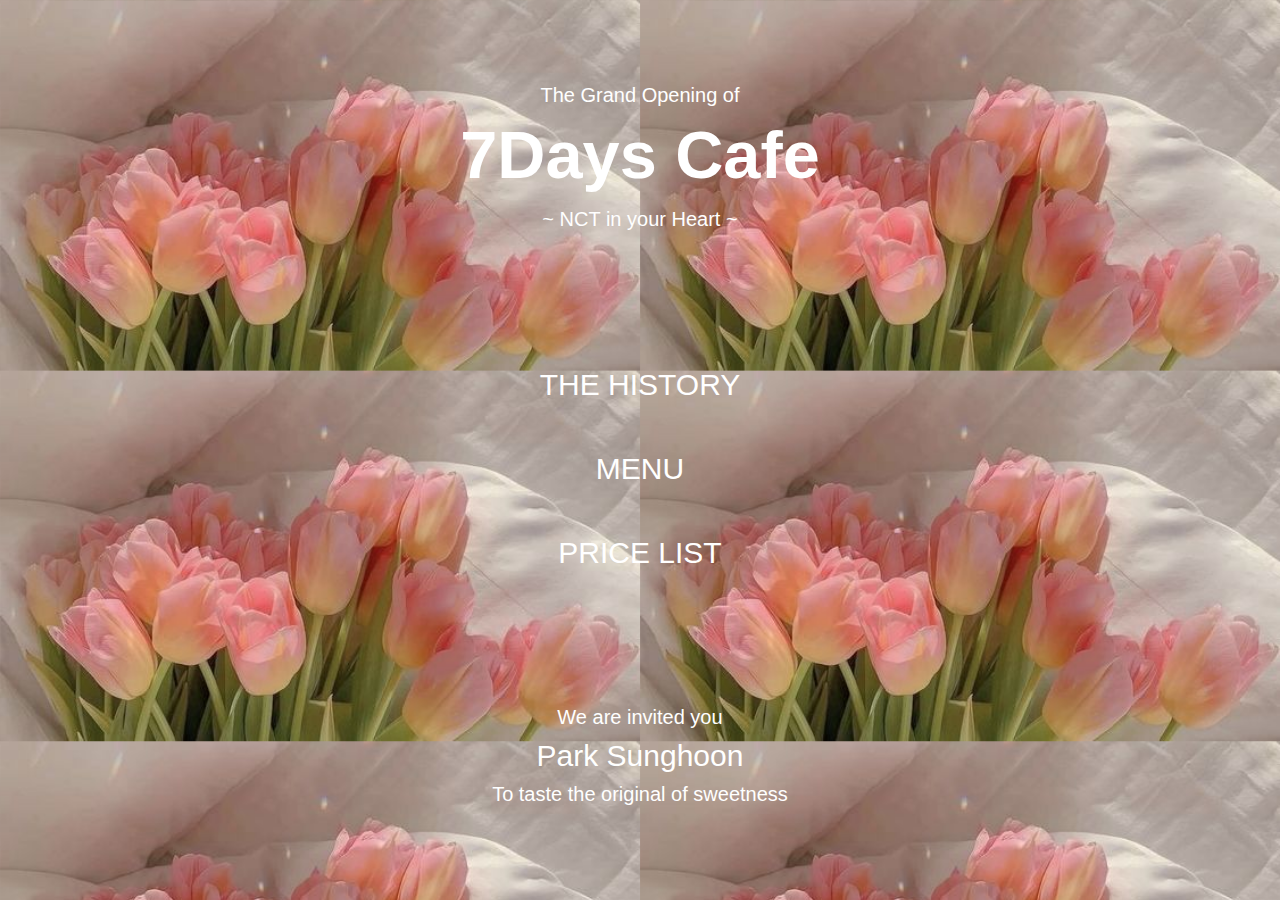
<file: index.html>
<!DOCTYPE html>
<html lang="en">
<head>
    <meta charset="UTF-8">
    <meta name="viewport" content="width=device-width, initial-scale=1.0">
    <title>7Days Cafe</title>
    <link rel="stylesheet" href="style.css">
    <link rel="stylesheet" href="history.html">
    <link rel="stylesheet" href="menu.html">
    <link rel="stylesheet" href="priceList.html">
</head>
<body>
    <div class="container">
        <section class="page one">
            <div class="title">
                <p style="margin-top: 10px; font-size: 20px;">The Grand Opening of</p>
                <h1 style="margin-top: 10px;">7Days Cafe</h1>
                <p style="margin-top: 15px; font-size: 20px;">~ NCT in your Heart ~</p>
            </div>
            
            <nav>
                <a href="history.html">The History</a>
                <a href="menu.html">MENU</a>
                <a href="priceList.html">Price List</a>
            </nav>

            <div class="guest-name">
                <p style="font-size: 20px; margin-bottom: 10px;">We are invited you</p>
                <p style="font-size: 30px; margin-bottom: 10px;">Park Sunghoon</p>
                <p style="font-size: 20px; margin-bottom: 20px;">To taste the original of sweetness</p>
            </div>
        </section>
    </div>
</body>
</html>
</file>
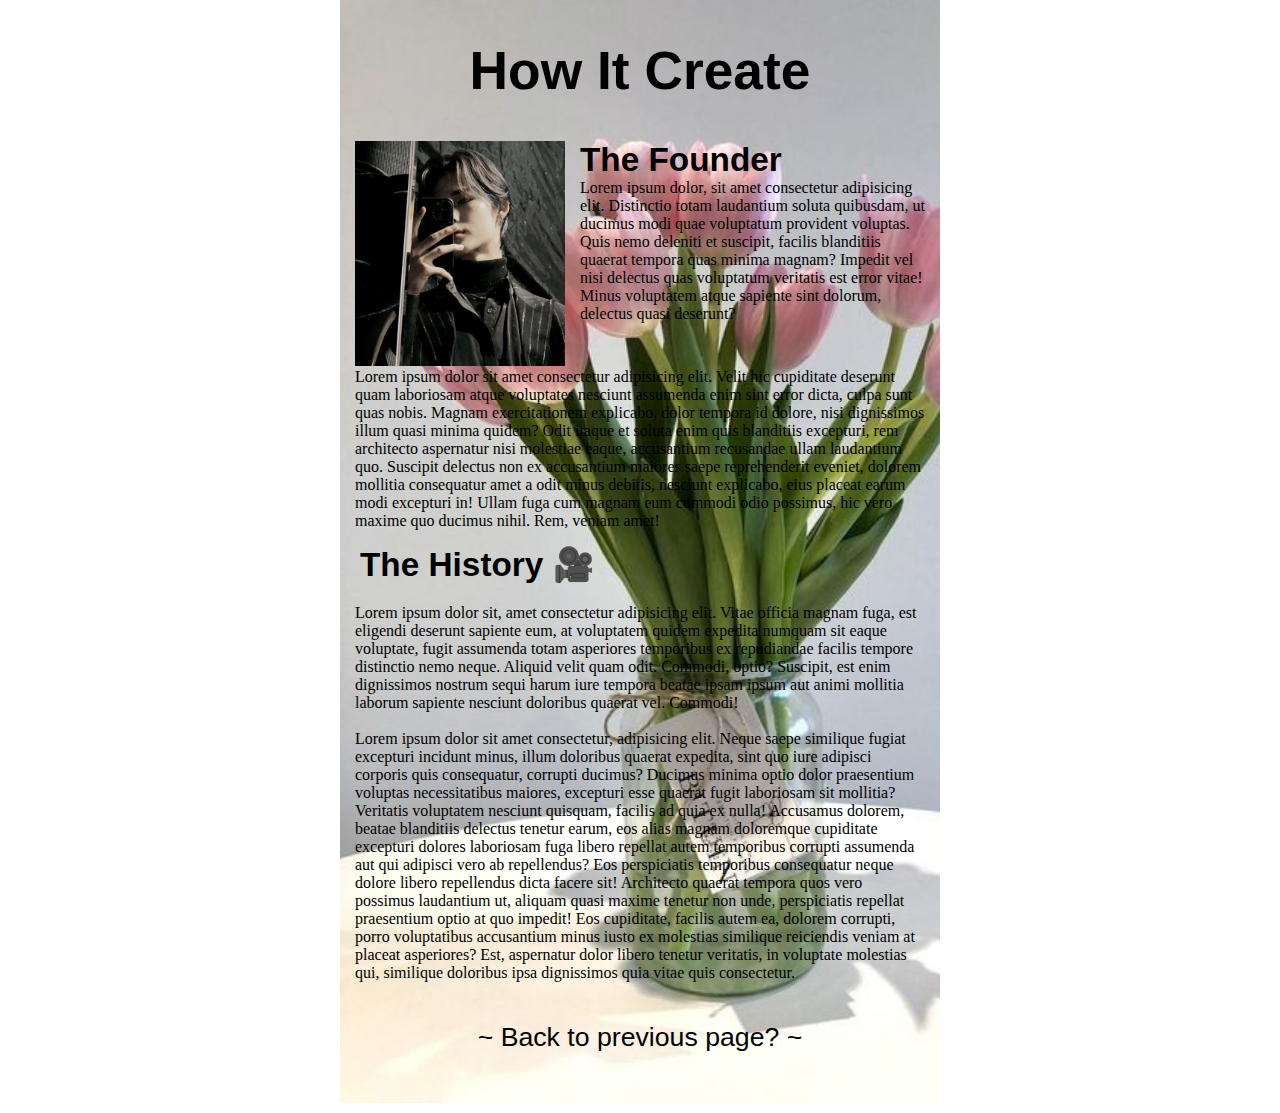
<file: history.html>
<!DOCTYPE html>
<html lang="en">
<head>
    <meta charset="UTF-8">
    <meta name="viewport" content="width=device-width, initial-scale=1.0">
    <title>The History</title>
    <style>
        * {
            margin: 0px;
            padding: 0px;
            box-sizing: border-box;
            font-family: 'Gill Sans', 'Gill Sans MT', Calibri, 'Trebuchet MS', sans-serif;
        }

        div.container {
            min-width: 300px;
            max-width: 600px;
            margin: 0px auto;
        }

        .container .History {
            width: 100%;
            min-height: 100vh;
            background-image: url(assets/bg_history.jpg);
            background-size: cover;
            margin-bottom: 10px;
        }

        .History h1 {
            font-size: 40pt;
            font-family:Verdana, Geneva, Tahoma, sans-serif;
            padding: 30pt;
            display: flex;
            flex-direction: column;
            align-items: center;
        }

        .History p {
            padding: 2px 15px;
            padding-bottom: 15px;
            font-family: Cambria, Cochin, Georgia, Times, 'Times New Roman', serif;
        }

        .History .desc {
            display: flex;
        }

        .History .desc img {
            padding: 0px;
            width: 25vh;
            height: 25vh;
            padding-left: 15px;
            float: left;
        }

        .History .desc .article {
            padding: 0px 15px;
            width: calc(100% - 20vh);
        }

        .History .desc .article h1 {
            font-family: 'Trebuchet MS', 'Lucida Sans Unicode', 'Lucida Grande', 'Lucida Sans', Arial, sans-serif;
            display: inline;
            font-size: 25pt;
            padding-left: 0px;
            width: 100%;

        }

        .History .desc .article p {
            padding: 0px;
            display: inline-block;
            font-family: Cambria, Cochin, Georgia, Times, 'Times New Roman', serif;
        }

        .History .desc-2 {
            gap: 100px;
            padding-top: 0px;
        }

        .History .desc-2 .article-2 {
            display: inline;
            padding: 0px 10px;       
            width: 100%;
        }

        .History .desc-2 .article-2 h1 {
            font-family: 'Trebuchet MS', 'Lucida Sans Unicode', 'Lucida Grande', 'Lucida Sans', Arial, sans-serif;
            display: inline;
            font-size: 25pt;
            padding-left: 10px;
            margin-bottom: 0px;
            width: 100%;
        }

        .History .desc-2 .article-2 p {
            padding: 0px;
            padding-left: 15px;
            padding-top: 20px;
            display: block;
            font-family: Cambria, Cochin, Georgia, Times, 'Times New Roman', serif;
        }

        .History .desc-2 p {
            padding: 0px 15px;
            padding-bottom: 20px;
        }

        .History .button a {
            padding-bottom: 50px;
            padding-top: 20px;
            display: flex;
            text-align: center;
            justify-content: center;
            font-size: 20pt;
            text-decoration: none;
            color: black;
        }

        </style>
</head>
<body>
    <div class="container">
        <section class="History">
            <h1>How It Create</h1>
            <div class="desc">
                <img src="assets/CEO.jpg" alt="The Founder">
                <div class="article">
                    <h1>The Founder</h1>
                    <p>Lorem ipsum dolor, sit amet consectetur adipisicing elit. Distinctio totam laudantium soluta quibusdam, ut ducimus modi quae voluptatum provident voluptas. Quis nemo deleniti et suscipit, facilis blanditiis quaerat tempora quas minima magnam? Impedit vel nisi delectus quas voluptatum veritatis est error vitae! Minus voluptatem atque sapiente sint dolorum, delectus quasi deserunt?</p>
                </div>
            </div>
            <p>Lorem ipsum dolor sit amet consectetur adipisicing elit. Velit hic cupiditate deserunt quam laboriosam atque voluptates nesciunt assumenda enim sint error dicta, culpa sunt quas nobis. Magnam exercitationem explicabo, dolor tempora id dolore, nisi dignissimos illum quasi minima quidem? Odit itaque et soluta enim quis blanditiis excepturi, rem architecto aspernatur nisi molestiae eaque, accusantium recusandae ullam laudantium quo. Suscipit delectus non ex accusantium maiores saepe reprehenderit eveniet, dolorem mollitia consequatur amet a odit minus debitis, nesciunt explicabo, eius placeat earum modi excepturi in! Ullam fuga cum magnam eum commodi odio possimus, hic vero maxime quo ducimus nihil. Rem, veniam amet!</p>

            <div class="desc-2">
                <div class="article-2">
                    <h1>The History 🎥</h1>
                    <p>Lorem ipsum dolor sit, amet consectetur adipisicing elit. Vitae officia magnam fuga, est eligendi deserunt sapiente eum, at voluptatem quidem expedita numquam sit eaque voluptate, fugit assumenda totam asperiores temporibus ex repudiandae facilis tempore distinctio nemo neque. Aliquid velit quam odit. Commodi, optio? Suscipit, est enim dignissimos nostrum sequi harum iure tempora beatae ipsam ipsum aut animi mollitia laborum sapiente nesciunt doloribus quaerat vel. Commodi!</p>
                </div>
                <p>Lorem ipsum dolor sit amet consectetur, adipisicing elit. Neque saepe similique fugiat excepturi incidunt minus, illum doloribus quaerat expedita, sint quo iure adipisci corporis quis consequatur, corrupti ducimus? Ducimus minima optio dolor praesentium voluptas necessitatibus maiores, excepturi esse quaerat fugit laboriosam sit mollitia? Veritatis voluptatem nesciunt quisquam, facilis ad quia ex nulla! Accusamus dolorem, beatae blanditiis delectus tenetur earum, eos alias magnam doloremque cupiditate excepturi dolores laboriosam fuga libero repellat autem temporibus corrupti assumenda aut qui adipisci vero ab repellendus? Eos perspiciatis temporibus consequatur neque dolore libero repellendus dicta facere sit! Architecto quaerat tempora quos vero possimus laudantium ut, aliquam quasi maxime tenetur non unde, perspiciatis repellat praesentium optio at quo impedit! Eos cupiditate, facilis autem ea, dolorem corrupti, porro voluptatibus accusantium minus iusto ex molestias similique reiciendis veniam at placeat asperiores? Est, aspernatur dolor libero tenetur veritatis, in voluptate molestias qui, similique doloribus ipsa dignissimos quia vitae quis consectetur.</p>
            </div>
            
            <div class="button">
                <a href="index.html">~ Back to previous page? ~</a>
            </div>
        </section>
    </div>
</body>
</html>
</file>
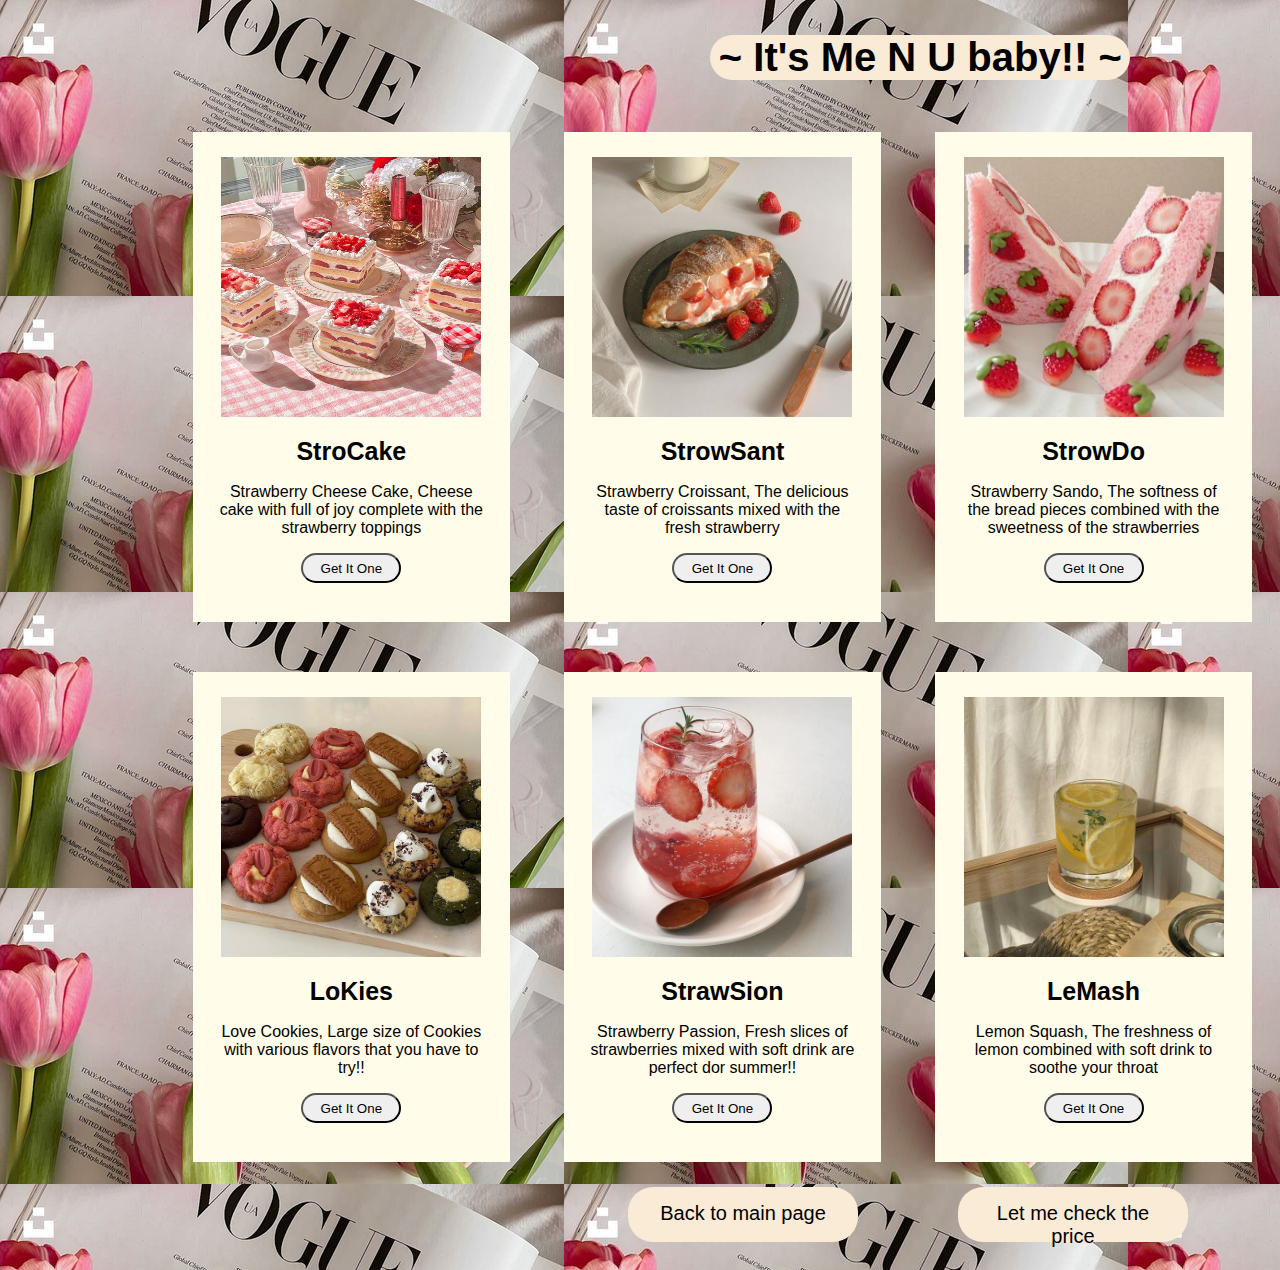
<file: menu.html>
<!DOCTYPE html>
<html lang="en">
<head>
    <meta charset="UTF-8">
    <meta name="viewport" content="width=device-width, initial-scale=1.0">
    <title>Must Try</title>

    <script src="script.js"></script>

    <style>
        body {
            font-family: 'Gill Sans', 'Gill Sans MT', Calibri, 'Trebuchet MS', sans-serif;
            width: 200vh;
            background-image: url(assets/bg_menu.jpg);
            padding-bottom: 20px;
        }

        .Menu {
            text-align: center;
        }

        .Menu .cart {
            float: right;
            margin-right: 2px;
            margin-top: 20px;
            background-color: antiquewhite;
            width: 120px;
            height: 35px;
            cursor: pointer;
        }

        .Menu .cart span {
            display: inline;
            font-size: 30px;
            line-height: 35px;
        }

        .Menu .cart p {
            display: inline;
            font-size: 10px;
            color: antiquewhite;
        }

        .Menu .cart h3 {
            display: inline;
            font-size: 30px;
            line-height: 35px;
        }

        .catalog img {
            width: 195pt;
            height: 195pt;
        }

        .catalog h1 {
            font-size: 25px;
            text-align: center;
        }

        .catalog button {
            width: 100px;
            height: 30px;
            border-radius: 15px;
        }

        .catalog button:hover {
            background-color: rgb(1, 1, 65);
            color: wheat;
            width: 100px;
            height: 30px;
            border-radius: 15px;
        }

        .catalog .menu-1 {
            display: inline-block;
            background-color: rgb(255, 253, 233);
            margin: 25px;
            padding: 25px;
            width: 200pt;
            height: 330pt;
        }

        .catalog .menu-2 {
            display: inline-block;
            background-color: rgb(255, 253, 233);
            margin: 25px;
            padding: 25px;
            width: 200pt;
            height: 330pt;
        }

        .catalog .menu-3 {
            display: inline-block;
            background-color: rgb(255, 253, 233);
            margin: 25px;
            padding: 25px;
            width: 200pt;
            height: 330pt;
        }

        .catalog .menu-4 {
            display: inline-block;
            background-color: rgb(255, 253, 233);
            margin: 25px;
            padding: 25px;
            width: 200pt;
            height: 330pt;
        }

        .catalog .menu-5 {
            display: inline-block;
            background-color: rgb(255, 253, 233);
            margin: 25px;
            padding: 25px;
            width: 200pt;
            height: 330pt;
        }

        .catalog .menu-6 {
            display: inline-block;
            background-color: rgb(255, 253, 233);
            margin: 25px;
            padding: 25px;
            width: 200pt;
            height: 330pt;
        }

        .catalog .menu-7 {
            display: inline-block;
            background-color: rgb(255, 253, 233);
            margin: 25px;
            padding: 25px;
            width: 200pt;
            height: 330pt;
        }

        .catalog .menu-8 {
            display: inline-block;
            background-color: rgb(255, 253, 233);
            margin: 25px;
            padding: 25px;
            width: 200pt;
            height: 330pt;
        }

        .Menu .nav {
            display: flex;
            justify-content: center;
            gap : 100px
        }

        .Menu .nav a {
            width: 200px;
            height: 25px;
            border-radius: 25px;
            display: block;
            padding: 15px;
            font-size: 15pt;
            text-decoration: none;
            text-align: center;
            color: black;
            background-color: antiquewhite;
        }

    </style>
</head>
<body>
    <section class="Menu">
        <h1 style="font-size: 30pt; width: 420px; background-color: antiquewhite; border-radius: 25px; display: inline-block; text-align: center; justify-content: center; margin-left: 110pt;">~ It's Me N U baby!! ~</h1>

        <div class="cart">
            <span id="increase">+</span> <p>···</p> <h3>--</h3> <p>···</p> <span id="decrease">–</span>
        </div>

        <div class="catalog">
            <div class="menu-1">
                <img src="assets/strawberry_shortcake.jpg" alt="StrowCake">
                <h1>StroCake</h1>
                <p>Strawberry Cheese Cake, Cheese cake with full of joy complete with the strawberry toppings</p>
                <button>Get It One</button>
            </div>

            <div class="menu-2">
                <img src="assets/StrowSant.jpg" alt="StrowSant">
                <h1>StrowSant</h1>
                <p>Strawberry Croissant, The delicious taste of croissants mixed with the fresh strawberry</p>
                <button>Get It One</button>
            </div>

            <div class="menu-3">
                <img src="assets/StrowDo.jpg" alt="StrowDo">
                <h1>StrowDo</h1>
                <p>Strawberry Sando, The softness of the bread pieces combined with the sweetness of the strawberries</p>
                <button>Get It One</button>
            </div>

            <div class="menu-4">
                <img src="assets/LoCoff.jpg" alt="LoCoff">
                <h1>LoCoff</h1>
                <p>Lotus Biscoff cheesecake, The taste of biscoff combined with the best quality of cheese cake</p>
                <button>Get It One</button>
            </div>

            <div class="menu-5">
                <img src="assets/LoKies.jpg" alt="LoKies">
                <h1>LoKies</h1>
                <p>Love Cookies, Large size of Cookies with various flavors that you have to try!!</p>
                <button>Get It One</button>
            </div>

            <div class="menu-6">
                <img src="assets/StrowSion.jpg" alt="StrawSion">
                <h1>StrawSion</h1>
                <p>Strawberry Passion, Fresh slices of strawberries mixed with soft drink are perfect dor summer!!</p>
                <button>Get It One</button>
            </div>

            <div class="menu-7">
                <img src="assets/LeMash.jpg" alt="LeMash">
                <h1>LeMash</h1>
                <p>Lemon Squash, The freshness of lemon combined with soft drink to soothe your throat</p>
                <button>Get It One</button>
            </div>

            <div class="menu-8">
                <img src="assets/FanMock.jpg" alt="FanMock">
                <h1>FanMock</h1>
                <p>Fantasy Mocktail, The fantastic taste combined with soft drink plus lemon slices</p>
                <button>Get It One</button>
            </div>
        </div>

        <div class="nav">
            <a href="index.html">Back to main page</a>
            <a href="priceList.html">Let me check the price</a>
        </div>
    </section>
</body>
</html>
</file>
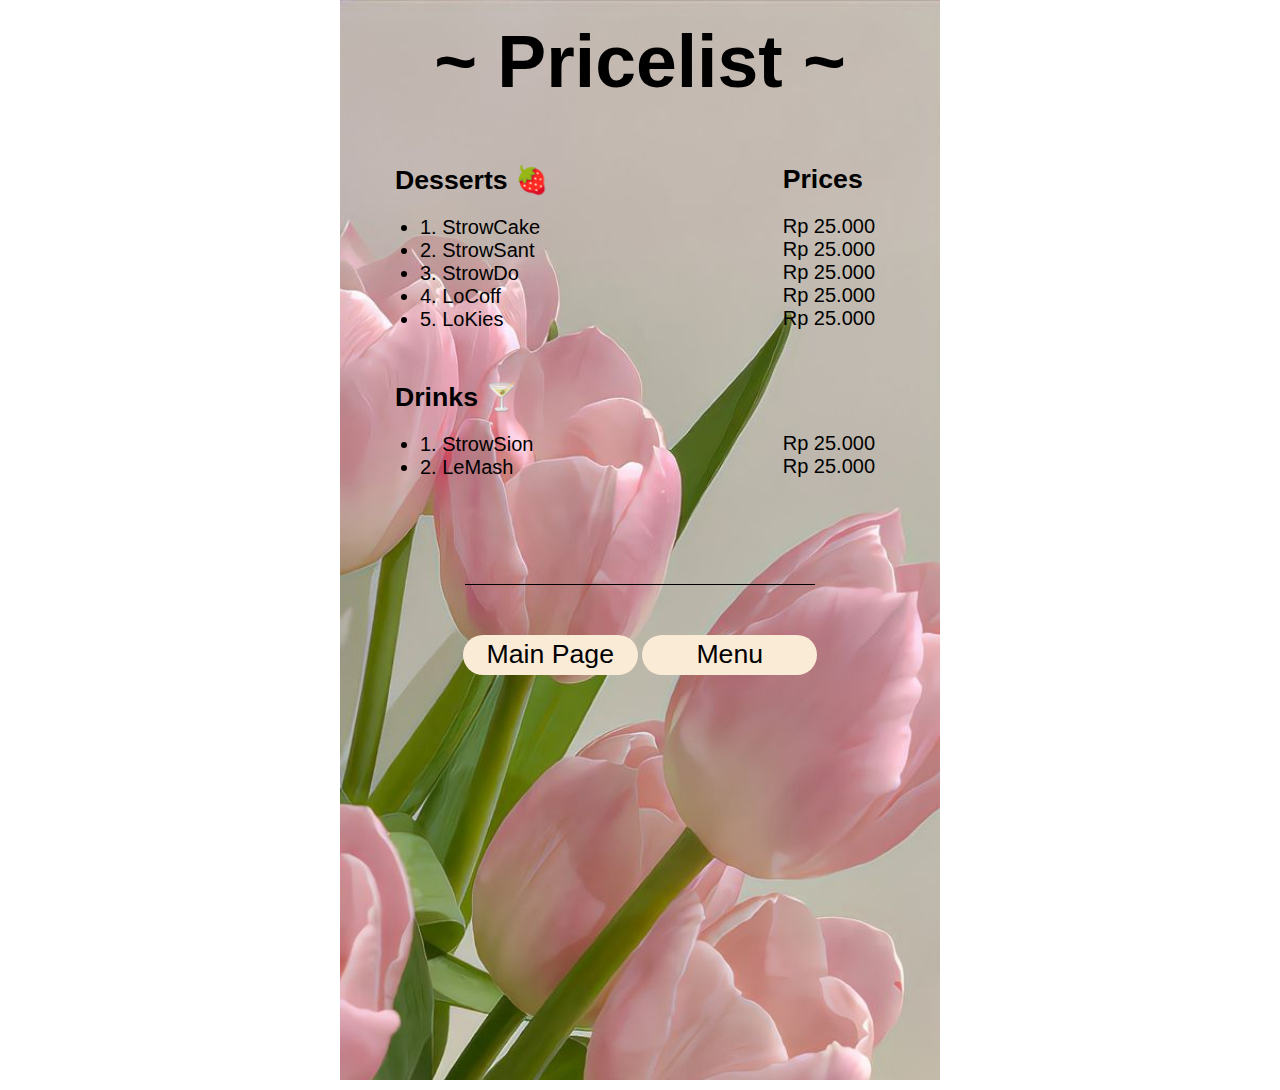
<file: priceList.html>
<!DOCTYPE html>
<html lang="en">
<head>
    <meta charset="UTF-8">
    <meta name="viewport" content="width=device-width, initial-scale=1.0">
    <title>Price List</title>
    <style>
        * {
            margin: 0px;
            padding: 0px;
            box-sizing: border-box;
            font-family: 'Gill Sans', 'Gill Sans MT', Calibri, 'Trebuchet MS', sans-serif;
        }

        div.container {
            min-width: 300px;
            max-width: 600px;
            margin: 0px auto;
        }

        .container .page {
            width: 100%;
            min-height: 120vh;
            background-image: url(assets/bg_1.jpg);
            background-size: cover;
            margin-bottom: 10px;
        }

        .container .page h1 {
            font-size: 55pt;
            text-align: center;
            justify-content: center;
            padding: 20px;
        }

        .container .page .menu {
            display: inline;
            float: left;
            padding-top: 40px;
            padding-left: 25px;
        }

        .container .page .menu .desserts h2 {
            font-size: 20pt;
            padding-left: 30px;
            padding-bottom: 10px;
        }

        .container .page .menu .desserts ul {
            padding-left: 55px;
            padding-top: 10px;
            font-size: 15pt;
        }

        .container .page .menu .drinks h2 {
            font-size: 20pt;
            padding-left: 30px;
            padding-top: 50px;
            padding-bottom: 10px;
        }

        .container .page .menu .drinks ul {
            padding-left: 55px;
            padding-top: 10px;
            font-size: 15pt;
        }

        .container .page .prices {
            display: inline;
            float: right;
            padding-top: 40px;
        }

        .container .page .prices h2 {
            font-size: 20pt;
            padding-right: 30px;
            padding-bottom: 10px;
        }

        .container .page .prices-desserts ul {
            display: inline-block;
            padding-right: 65px;
            padding-top: 10px;
            font-size: 15pt;
        }
        
        .container .page .prices-drinks ul {
            display: inline-block;
            padding-right: 65px;
            padding-top: 102px;
            font-size: 15pt;
        }

        .container .page .footer {
            padding-top: 450px;
            justify-content: center;
            text-align: center;
        }

        .container .page .footer .line {
            width: 350px;
            height: 1px;
            background-color: black;
            margin: 10px auto;
        }

        .container .page .footer .nav {
            padding: auto;
            text-align: center;
        }

        .container .page .footer .nav a {
            width: 175px;
            height: 40px;
            border-radius: 25px;
            display: inline-flex;
            justify-content: space-around;
            margin-top: 40px;
            padding-top: 4px;
            font-size: 20pt;
            text-decoration: none;
            text-align: center;
            color: black;
            background-color: antiquewhite;
        }

    </style>
</head>
<body>
    <div class="container">
        <section class="page">
            <h1>~ Pricelist ~</h1>
                 
            <div class="menu">
                <div class="desserts">
                    <h2>Desserts 🍓</h2>
                    <ul>
                        <li>1. StrowCake</li>
                        <li>2. StrowSant</li>
                        <li>3. StrowDo</li>
                        <li>4. LoCoff</li>
                        <li>5. LoKies</li>
                    </ul>
                </div>

                <div class="drinks">
                    <h2>Drinks 🍸</h2>
                    <ul>
                        <li>1. StrowSion</li>
                        <li>2. LeMash</li>
                    </ul>
                </div>
            </div>

            <div class="prices">
                <h2>Prices</h2>

                <div class="prices-desserts">
                    <ul>
                        <p>Rp 25.000</p>
                        <p>Rp 25.000</p>
                        <p>Rp 25.000</p>
                        <p>Rp 25.000</p>
                        <p>Rp 25.000</p>
                    </ul>
                </div>

                <div class="prices-drinks">
                    <ul>
                        <p>Rp 25.000</p>
                        <p>Rp 25.000</p>
                    </ul>
                </div>
                
            </div> 

            <div class="footer">
                <div class="line"></div>
                <div class="nav">
                    <a href="index.html">Main Page</a>
                    <a href="menu.html">Menu</a>
                </div>
            </div>

        </section>
    </div>
</body>
</html>
</file>
<file: style.css>
* {
    margin: 0px;
    padding: 0px;
    box-sizing: border-box;
    font-family: 'Gill Sans', 'Gill Sans MT', Calibri, 'Trebuchet MS', sans-serif;
}

div.container {
    min-width: 300px;
    margin: 0px auto;
}

section.page{
    width: 100%;
    min-height: 100vh;
    background-color: black;
    background-size: cover;
    margin-bottom: 10px;
    display: flex;
    flex-direction: column;
    justify-content: center;
    align-items: center;
}

p, h1 {
    text-align: center;
    color: white;
}

section.page.one {
    gap: 65pt;
}

section.page.one > div > h1 {
    font-size: 50pt;
    color: white;
}

nav a {
    display: block;
    flex-direction: column;
    margin: 50px auto;
    font-size: 30px;
    color: white;
    text-align: center;
    text-decoration: none;
    text-transform: uppercase;
}

nav a:hover {
    display: flex;
    flex-direction: column;
    margin: 50px auto;
    font-size: 30px;
    color: peachpuff;
    text-decoration: none;
    text-transform: uppercase;
}

@media only screen and (min-width : 150px) {
    section.page {
        background-image: url(assets/bg_2.jpg);
        /* background-size: 20%; */
        /* background-repeat: repeat; */
    }
}

@media only screen and (min-width : 650px) {
    section.page {
        background-image: url(assets/bg_1.jpg);
        background-size: 35%;
        background-repeat: repeat;
    }
}

@media only screen and (min-width : 950px){
    section.page {
        background-image: url(assets/bg_3.jpg);
        background-size: 50%;
    }
}
</file>
